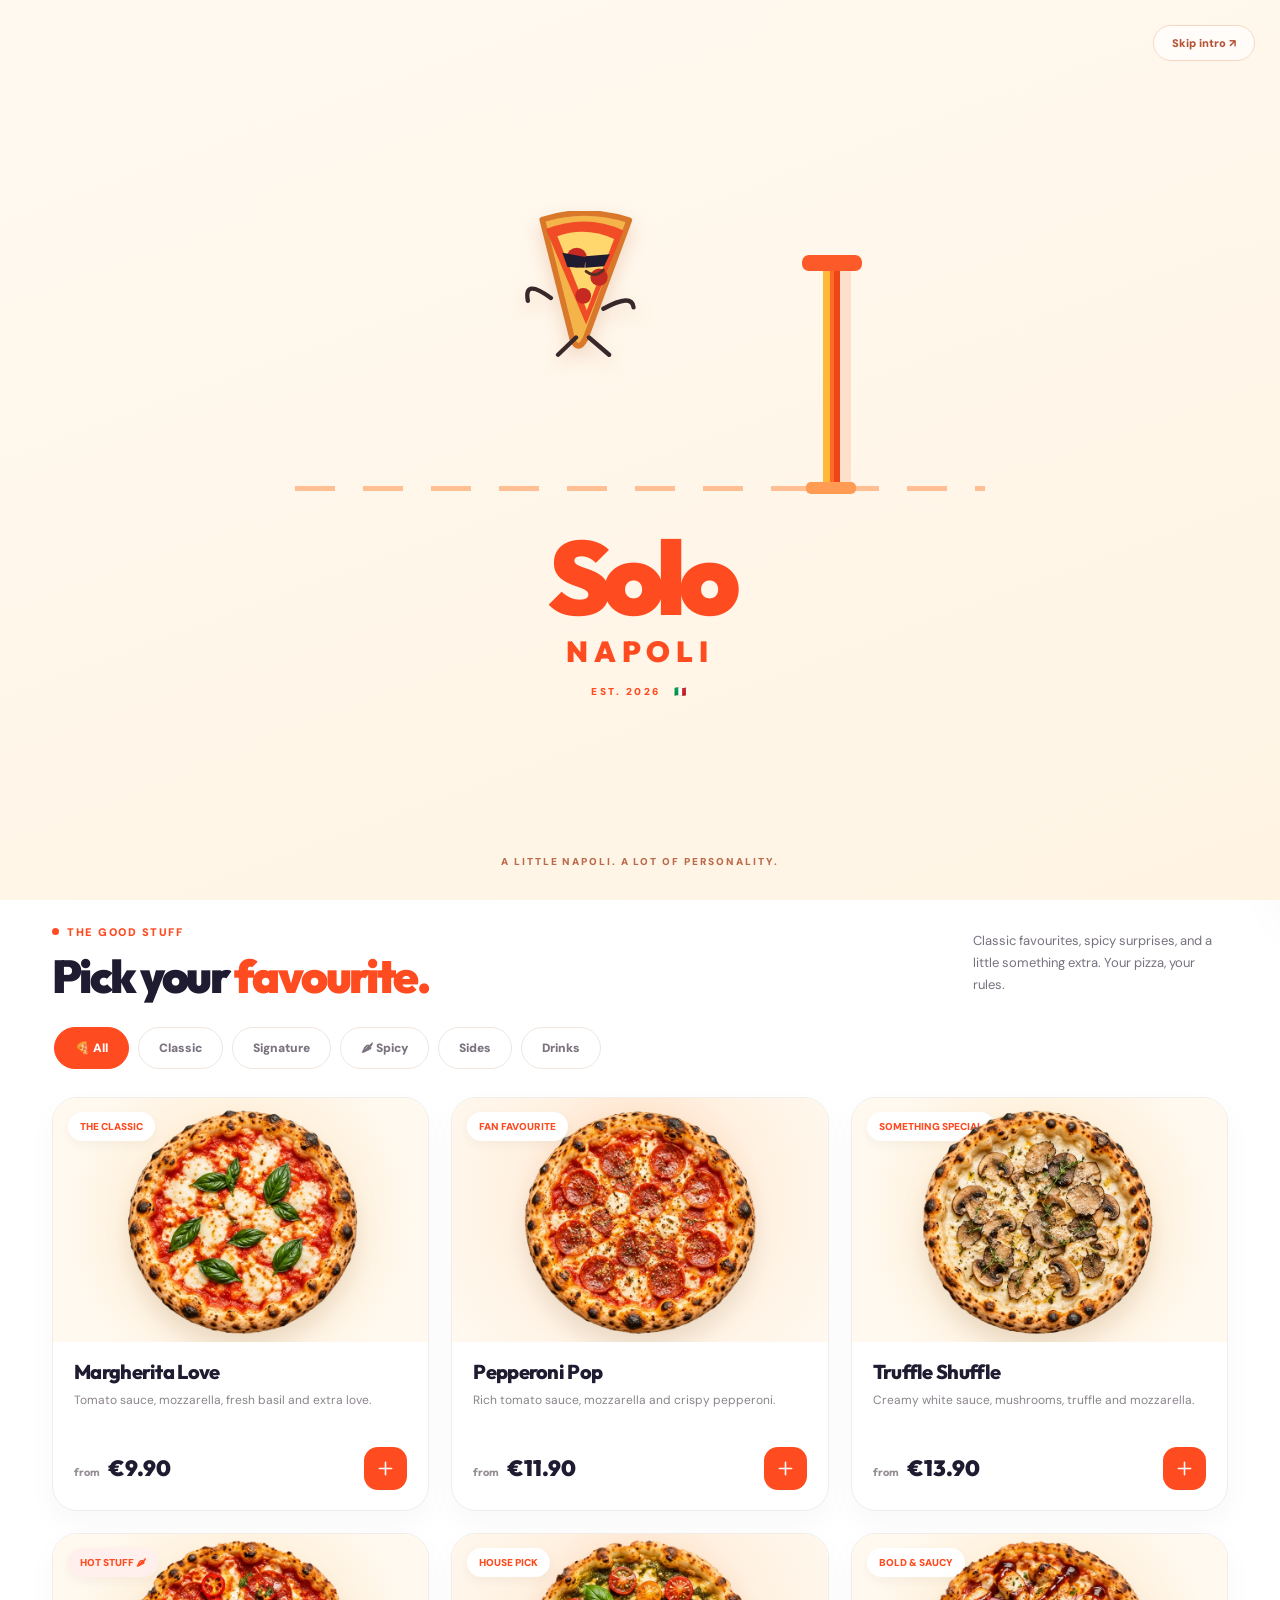
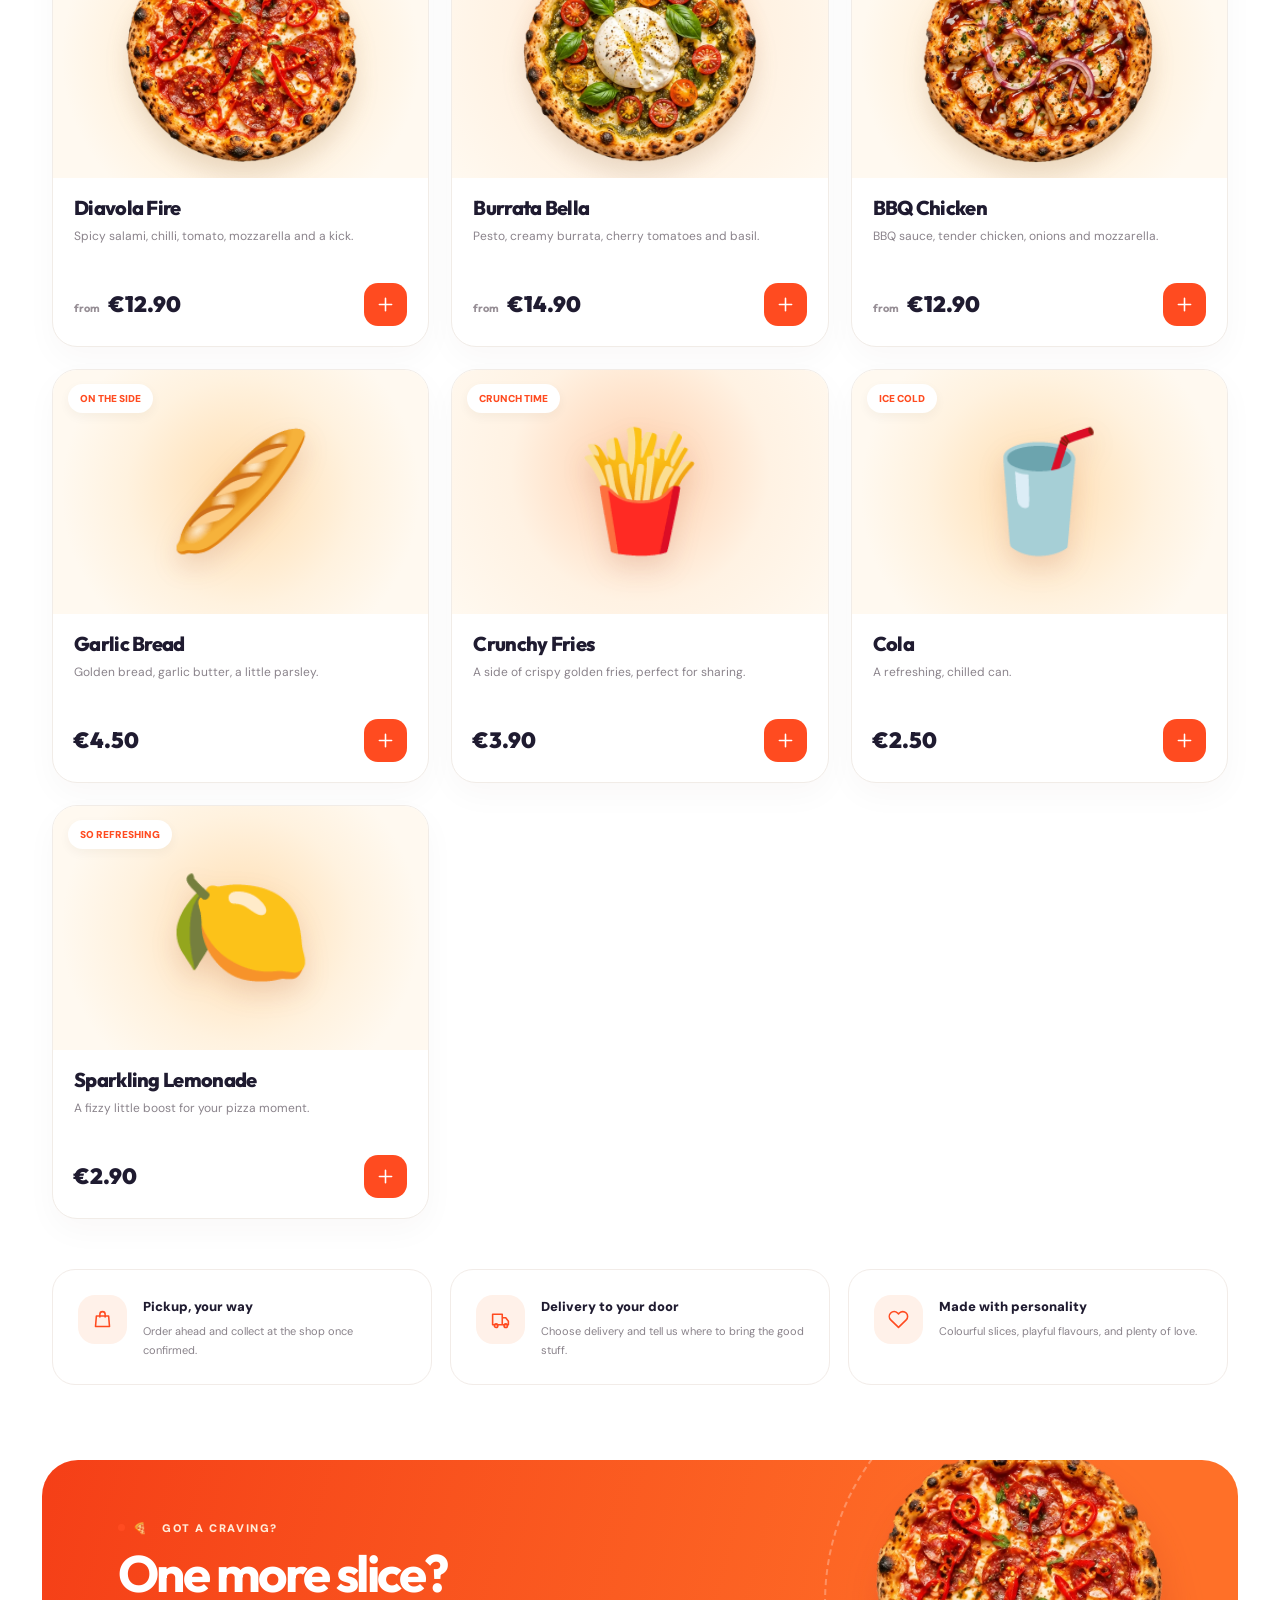
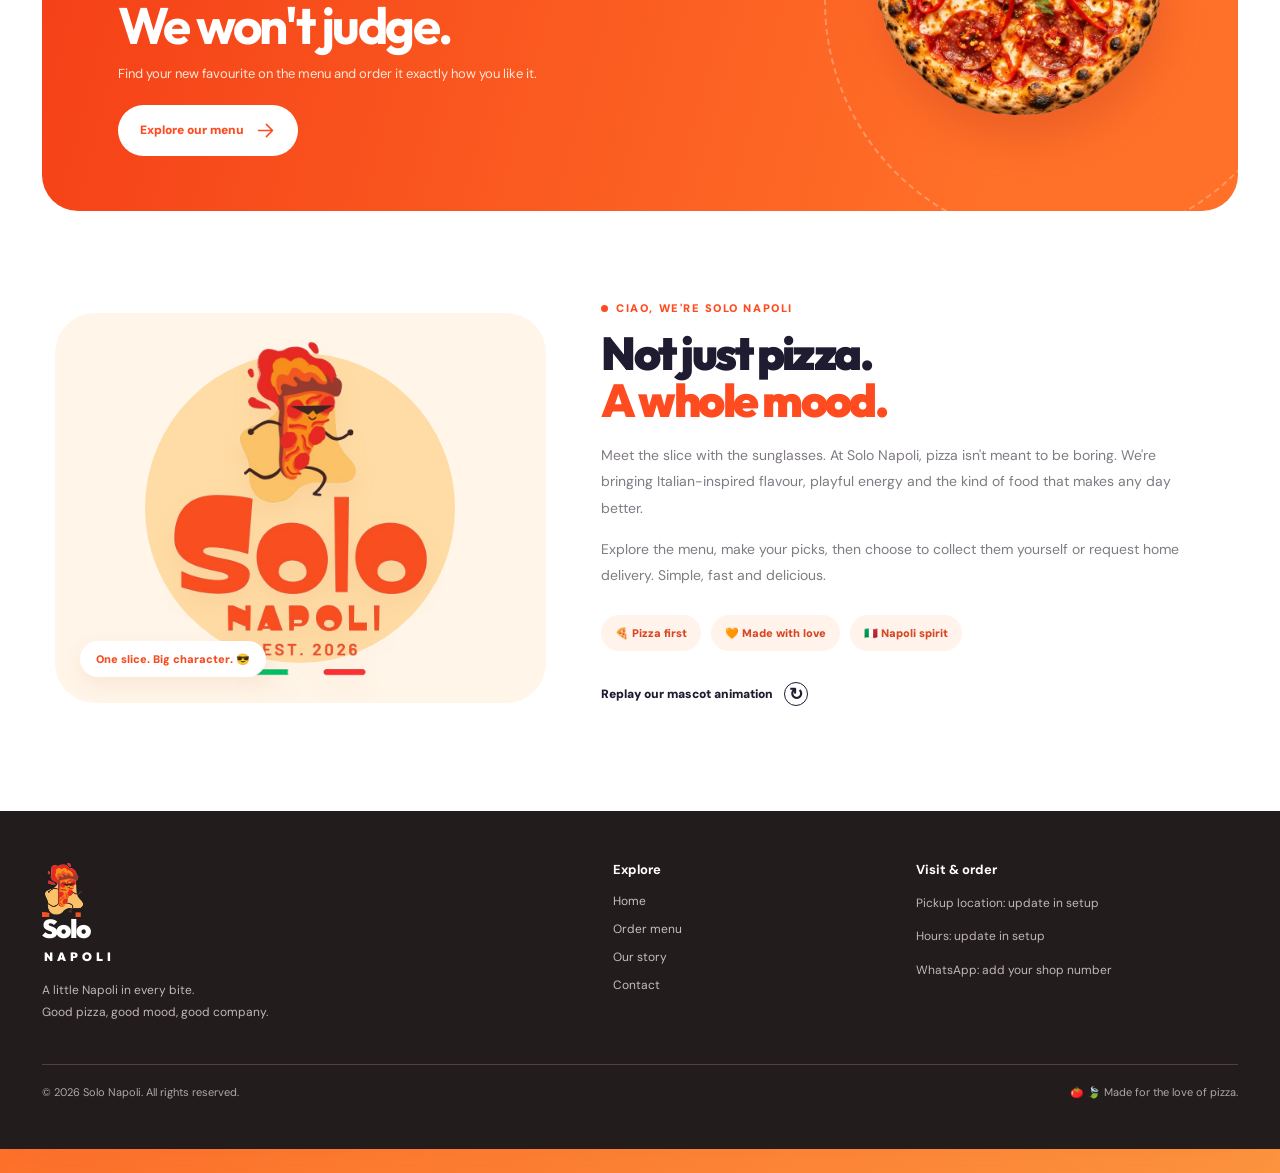
<file: index.html>
<!DOCTYPE html>
<html lang="en">
<head>
  <meta charset="UTF-8">
  <meta name="viewport" content="width=device-width,initial-scale=1,viewport-fit=cover">
  <meta name="theme-color" content="#ff4b20">
  <meta name="description" content="Solo Napoli — pizza with a personality. Browse our menu, customise your pizza, and order for pickup or delivery.">
  <title>Solo Napoli — A slice of happiness</title>
  <link rel="icon" type="image/png" href="assets/favicon.png">
  <link rel="preconnect" href="https://fonts.googleapis.com">
  <link rel="preconnect" href="https://fonts.gstatic.com" crossorigin>
  <link href="https://fonts.googleapis.com/css2?family=DM+Sans:wght@400;500;600;700;800&family=Outfit:wght@400;500;600;700;800;900&display=swap" rel="stylesheet">
  <!-- Website styles: keep style.css in the same folder as index.html -->
  <link rel="stylesheet" href="./style.css">
</head>
<body>
  <svg xmlns="http://www.w3.org/2000/svg" aria-hidden="true" style="position:absolute;width:0;height:0;overflow:hidden">
    <symbol id="i-bag" viewBox="0 0 24 24"><path d="M5 8h14l1 12H4L5 8Z"/><path d="M9 9V6a3 3 0 0 1 6 0v3"/></symbol>
    <symbol id="i-truck" viewBox="0 0 24 24"><path d="M3 6h11v12H3zM14 10h4l3 4v4h-7z"/><circle cx="7" cy="19" r="2"/><circle cx="18" cy="19" r="2"/></symbol>
    <symbol id="i-search" viewBox="0 0 24 24"><circle cx="10.5" cy="10.5" r="6.5"/><path d="m16 16 5 5"/></symbol>
    <symbol id="i-plus" viewBox="0 0 24 24"><path d="M12 5v14M5 12h14"/></symbol>
    <symbol id="i-close" viewBox="0 0 24 24"><path d="M5 5l14 14M19 5 5 19"/></symbol>
    <symbol id="i-home" viewBox="0 0 24 24"><path d="m3 10 9-7 9 7v11H3z"/><path d="M9 21v-7h6v7"/></symbol>
    <symbol id="i-menu" viewBox="0 0 24 24"><path d="M4 6h16M4 12h16M4 18h16"/></symbol>
    <symbol id="i-heart" viewBox="0 0 24 24"><path d="M20.8 4.6a5.5 5.5 0 0 0-7.8 0L12 5.7l-1.1-1.1a5.5 5.5 0 0 0-7.8 7.8L12 21l8.8-8.6a5.5 5.5 0 0 0 0-7.8Z"/></symbol>
    <symbol id="i-pin" viewBox="0 0 24 24"><path d="M20 10c0 6-8 12-8 12S4 16 4 10a8 8 0 1 1 16 0Z"/><circle cx="12" cy="10" r="2.5"/></symbol>
    <symbol id="i-clock" viewBox="0 0 24 24"><circle cx="12" cy="12" r="9"/><path d="M12 7v5l4 2"/></symbol>
    <symbol id="i-arrow" viewBox="0 0 24 24"><path d="M4 12h16m-7-7 7 7-7 7"/></symbol>
  </svg>

  <div class="intro" id="intro" role="presentation" aria-label="Solo Napoli animated introduction">
    <button class="skip" id="skipIntro" type="button">Skip intro ↗</button>
    <div class="intro-scene" aria-hidden="true">
      <div class="intro-road"></div><div class="intro-pole"></div>
      <img class="intro-wheel" src="assets/margherita.webp" alt="">
      <div class="impact"></div>
      <svg class="survivor" viewBox="0 0 160 205" xmlns="http://www.w3.org/2000/svg"><path d="M24 12Q83-7 145 13L84 178Q74 197 66 179Z" fill="#f5b44a" stroke="#d9782b" stroke-width="8" stroke-linejoin="round"/><path d="M29 25Q85 3 137 27L85 158Z" fill="#f04c25"/><path d="M45 35Q85 21 124 39L86 138Z" fill="#ffd76c"/><circle cx="72" cy="65" r="14" fill="#c52921"/><circle cx="103" cy="92" r="12" fill="#c52921"/><circle cx="81" cy="118" r="11" fill="#c52921"/><path d="M52 58l32 6-1 15-24-1zM84 63l34-3-8 17-26 2Z" fill="#1f1b30"/><path d="M84 64v7" stroke="#1f1b30" stroke-width="5"/><path d="M85 84q12 10 24-2" fill="none" stroke="#532e22" stroke-width="4" stroke-linecap="round"/><path d="M36 121Q-2 93 4 125M109 136q40-22 42-2M71 176 46 200M89 176l28 24" stroke="#39282a" stroke-width="6" stroke-linecap="round" fill="none"/></svg>
    </div>
    <div class="intro-name"><strong>Solo</strong><span>NAPOLI</span><small>EST. 2026 &nbsp; 🇮🇹</small></div>
    <div class="intro-footer">A little Napoli. A lot of personality.</div>
  </div>

  <div class="site" id="top">
    <div class="announcement">✦ &nbsp; MADE FOR PIZZA LOVERS &nbsp; ✦ &nbsp; PICKUP OR DELIVERY</div>
    <header class="header">
      <nav class="nav" aria-label="Main navigation">
        <a href="#top" class="brand" aria-label="Solo Napoli home"><img src="assets/mascot.png" alt="Solo Napoli mascot"><span class="brand-words"><strong>Solo</strong><small>NAPOLI</small></span></a>
        <div class="nav-links"><a class="current" href="#top">Home</a><a href="#menu">Our menu</a><a href="#about">Our story</a><a href="#contact">Contact</a></div>
        <label class="search-box"><svg class="icon"><use href="#i-search"/></svg><input id="desktopSearch" aria-label="Search the menu" type="search" placeholder="Search pizza..."></label>
        <button class="cart-trigger" id="openCart" type="button" aria-label="Open cart"><svg class="icon"><use href="#i-bag"/></svg><span>My bag</span><span class="cart-count" data-cart-count>0</span></button>
      </nav>
    </header>
    <main>
      <section class="hero" aria-labelledby="heroTitle">
        <div class="hero-copy"><span class="eyebrow">Neapolitan-inspired, made with love</span><h1 id="heroTitle">Everything is better with <span class="orange">PIZZA.</span></h1><p class="hero-desc">Big flavours. Happy slices. Good times. Get your Solo Napoli favourites ready for pickup or delivered straight to your door.</p><div class="hero-actions"><a href="#menu" class="btn btn-primary">ORDER YOUR PIZZA <svg class="icon"><use href="#i-arrow"/></svg></a><a href="#about" class="btn btn-link">Meet Solo Napoli <span class="round-arrow">›</span></a></div></div>
        <div class="hero-side" aria-hidden="true"><div class="hero-blob"></div><span class="sprinkle one">✳</span><span class="sprinkle two">✧</span><img class="hero-pizza" src="assets/margherita.webp" alt=""><div class="float-card hero-badge"><img id="heroBadgeImg" src="assets/pepperoni.webp" alt=""><div><strong id="heroBadgeName">Pepperoni Pop</strong><span id="heroBadgePrice">From €11.90 ✦</span></div></div><div class="hero-selector" id="heroSelector" role="group" aria-label="Featured pizza chooser"></div><div class="float-label"><span class="bubble">🍕</span><div><b>Made to make you smile</b><br><small>Fresh pizza, fun attitude.</small></div></div></div>
      </section>
      <div class="order-choice"><div class="choice-intro"><span class="circle"><svg class="icon"><use href="#i-bag"/></svg></span><div><strong>How would you like your pizza?</strong><small>Choose your way to enjoy Solo Napoli</small></div></div><div class="switch" role="group" aria-label="Order type"><button type="button" data-mode="pickup" class="active"><svg class="icon"><use href="#i-bag"/></svg> Self pickup</button><button type="button" data-mode="delivery"><svg class="icon"><use href="#i-truck"/></svg> Home delivery</button></div></div>
      <label class="mobile-search"><svg class="icon"><use href="#i-search"/></svg><input type="search" id="mobileSearch" placeholder="What are you craving?" aria-label="Search pizza"></label>
      <section class="content" id="menu" aria-labelledby="menuTitle"><div class="section-top reveal"><div><span class="eyebrow">The good stuff</span><h2 id="menuTitle">Pick your <span style="color:var(--orange)">favourite.</span></h2></div><p>Classic favourites, spicy surprises, and a little something extra. Your pizza, your rules.</p></div><div id="filters" class="filters" aria-label="Menu category filters"></div><div id="menuGrid" class="menu-grid" aria-live="polite"></div><div id="emptyResults" class="empty-results" hidden>No matches yet. Try another pizza or category. 🍕</div></section>
      <div class="features"><div class="feature reveal"><div class="feature-icon"><svg class="icon"><use href="#i-bag"/></svg></div><div><strong>Pickup, your way</strong><p>Order ahead and collect at the shop once confirmed.</p></div></div><div class="feature reveal"><div class="feature-icon"><svg class="icon"><use href="#i-truck"/></svg></div><div><strong>Delivery to your door</strong><p>Choose delivery and tell us where to bring the good stuff.</p></div></div><div class="feature reveal"><div class="feature-icon"><svg class="icon"><use href="#i-heart"/></svg></div><div><strong>Made with personality</strong><p>Colourful slices, playful flavours, and plenty of love.</p></div></div></div>
      <section class="promo reveal"><div style="position:relative;z-index:1"><span class="eyebrow" style="color:#ffebd8">🍕 &nbsp; GOT A CRAVING?</span><h2>One more slice?<br>We won't judge.</h2><p>Find your new favourite on the menu and order it exactly how you like it.</p><a class="btn" href="#menu">Explore our menu <svg class="icon"><use href="#i-arrow"/></svg></a></div><img src="assets/diavola.webp" alt="Spicy Solo Napoli pizza" loading="lazy"></section>
      <section class="story" id="about"><div class="story-visual reveal"><img src="assets/solo-napoli-logo.png" alt="Official Solo Napoli mascot and logo" loading="lazy"><span class="tiny">One slice. Big character. 😎</span></div><div class="story-copy reveal"><span class="eyebrow">Ciao, we're Solo Napoli</span><h2>Not just pizza.<br><span style="color:var(--orange)">A whole mood.</span></h2><p>Meet the slice with the sunglasses. At Solo Napoli, pizza isn't meant to be boring. We're bringing Italian-inspired flavour, playful energy and the kind of food that makes any day better.</p><p>Explore the menu, make your picks, then choose to collect them yourself or request home delivery. Simple, fast and delicious.</p><div class="story-pills"><span>🍕 Pizza first</span><span>🧡 Made with love</span><span>🇮🇹 Napoli spirit</span></div><button id="replayIntro" class="btn btn-link" type="button" style="padding-left:0;margin-top:16px">Replay our mascot animation <span class="round-arrow">↻</span></button></div></section>
    </main>
    <footer class="footer" id="contact"><div class="footer-grid"><div><a href="#top" class="brand" style="width:max-content"><img src="assets/mascot.png" alt=""><span class="brand-words"><strong>Solo</strong><small>NAPOLI</small></span></a><p>A little Napoli in every bite.<br>Good pizza, good mood, good company.</p></div><div><h3>Explore</h3><a href="#top">Home</a><a href="#menu">Order menu</a><a href="#about">Our story</a><a href="#contact">Contact</a></div><div><h3>Visit &amp; order</h3><p id="shopAddress">Pickup location: update in setup</p><p id="shopHours">Hours: update in setup</p><p id="shopContact">WhatsApp: add your shop number</p></div></div><div class="footer-bottom"><span>© <span id="year">2026</span> Solo Napoli. All rights reserved.</span><span>🍅 🍃 Made for the love of pizza.</span></div></footer>
  </div>

  <nav class="mobile-dock" aria-label="Mobile quick navigation"><a href="#top" class="selected"><svg class="icon"><use href="#i-home"/></svg>Home</a><a href="#menu"><svg class="icon"><use href="#i-menu"/></svg>Menu</a><button type="button" id="mobileOrder"><svg class="icon"><use href="#i-bag"/></svg>My bag <span class="sr-only" data-cart-count>0</span></button><a href="#contact"><svg class="icon"><use href="#i-pin"/></svg>Visit</a></nav>
  <div class="shade" id="shade" aria-hidden="true"></div>
  <aside class="drawer" id="cartDrawer" role="dialog" aria-modal="true" aria-label="Shopping bag" aria-hidden="true"><div class="drawer-head"><h2>My pizza bag <span>🍕</span></h2><button type="button" class="close" data-close aria-label="Close bag"><svg class="icon"><use href="#i-close"/></svg></button></div><div class="drawer-scroll"><div class="drawer-choice"><button type="button" data-mode="pickup" class="active"><svg class="icon"><use href="#i-bag"/></svg> Self pickup</button><button type="button" data-mode="delivery"><svg class="icon"><use href="#i-truck"/></svg> Delivery</button></div><div id="cartItems"></div><div id="checkoutDetails" hidden><h3 class="form-heading">Your details</h3><form id="orderForm" class="order-form" autocomplete="on"><div class="field"><label for="customerName">Name *</label><input id="customerName" name="name" autocomplete="name" required placeholder="Your name"></div><div class="field"><label for="customerPhone">Phone number *</label><input id="customerPhone" name="phone" autocomplete="tel" type="tel" required placeholder="+371 ..."></div><div id="deliveryFields" hidden><div class="field"><label for="deliveryAddress">Delivery address *</label><textarea id="deliveryAddress" name="address" placeholder="Street, number, apartment, city, postcode"></textarea><p class="hint" id="deliveryZoneHint">Delivery eligibility is confirmed by the shop.</p></div></div><div class="field"><label for="orderTime">When would you like it?</label><select id="orderTime" style="width:100%;border:1px solid #e8e3df;border-radius:13px;padding:12px 13px;background:#fff;color:var(--ink)"><option value="As soon as available">As soon as available</option><option value="Scheduled">Choose a time</option></select></div><div class="field" id="scheduledField" hidden><label for="scheduledAt">Requested date &amp; time *</label><input id="scheduledAt" type="datetime-local"></div><div class="field"><label for="orderNote">Special instructions (optional)</label><textarea id="orderNote" placeholder="Anything we should know?"></textarea></div></form><div class="totals"><div class="total-line"><span>Subtotal</span><span id="subtotal">€0.00</span></div><div class="total-line"><span>Delivery</span><span id="deliveryFee">Free</span></div><div class="total-line final"><span>Total</span><strong id="total">€0.00</strong></div><p id="deliveryInfo" style="font-size:10px;color:var(--muted);line-height:1.6"></p></div></div></div><div class="drawer-foot" id="cartFooter"><button type="button" class="btn btn-primary" id="checkoutBtn" disabled>Your bag is empty</button><button type="button" id="copyOrder" class="copy-btn" hidden>Copy order details instead</button><p class="hint" id="checkoutHint">Add something tasty to get started.</p></div></aside>
  <section class="modal" id="productModal" role="dialog" aria-modal="true" aria-label="Customise your item" aria-hidden="true"><div id="modalContent"></div></section>
  <div class="toast" id="toast" role="status" aria-live="polite"></div>
  <!-- Website functions: keep script.js in the same folder as index.html -->
  <script src="./script.js" defer></script>
</body>
</html>
</file>
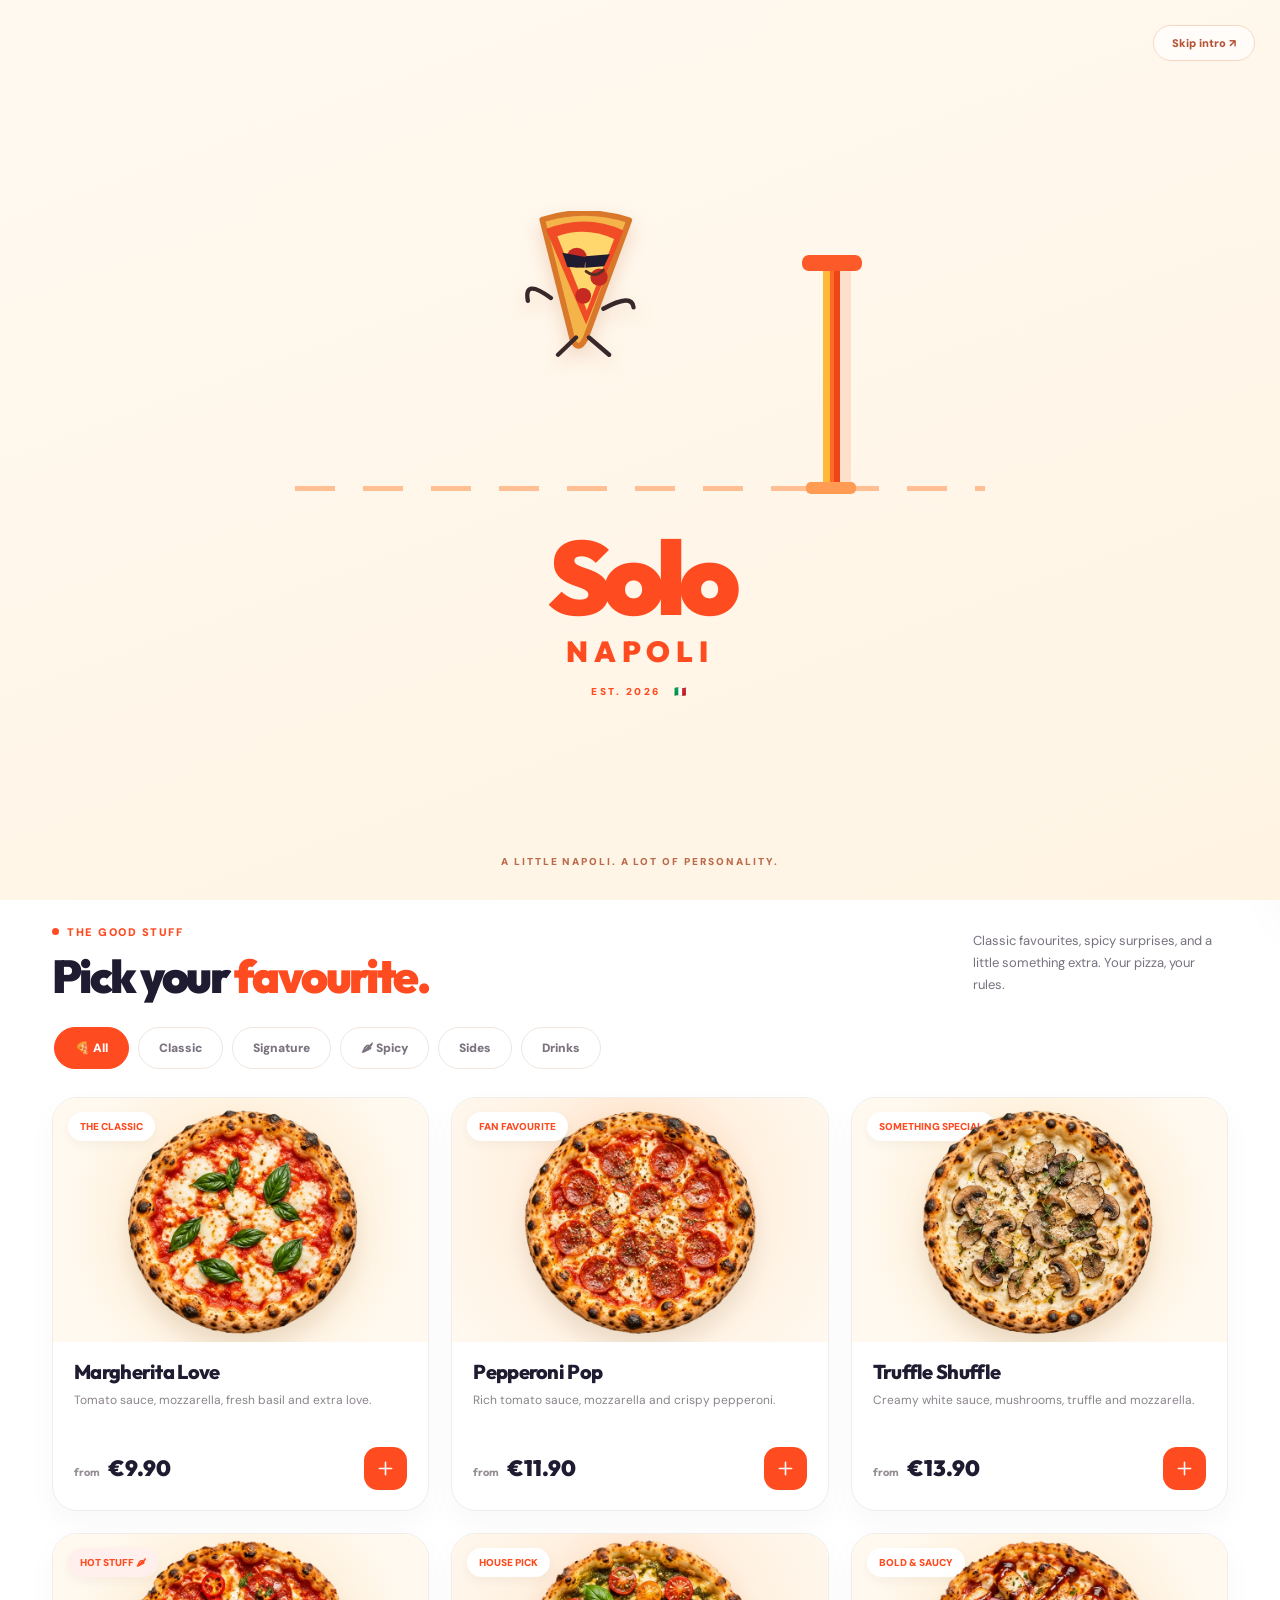
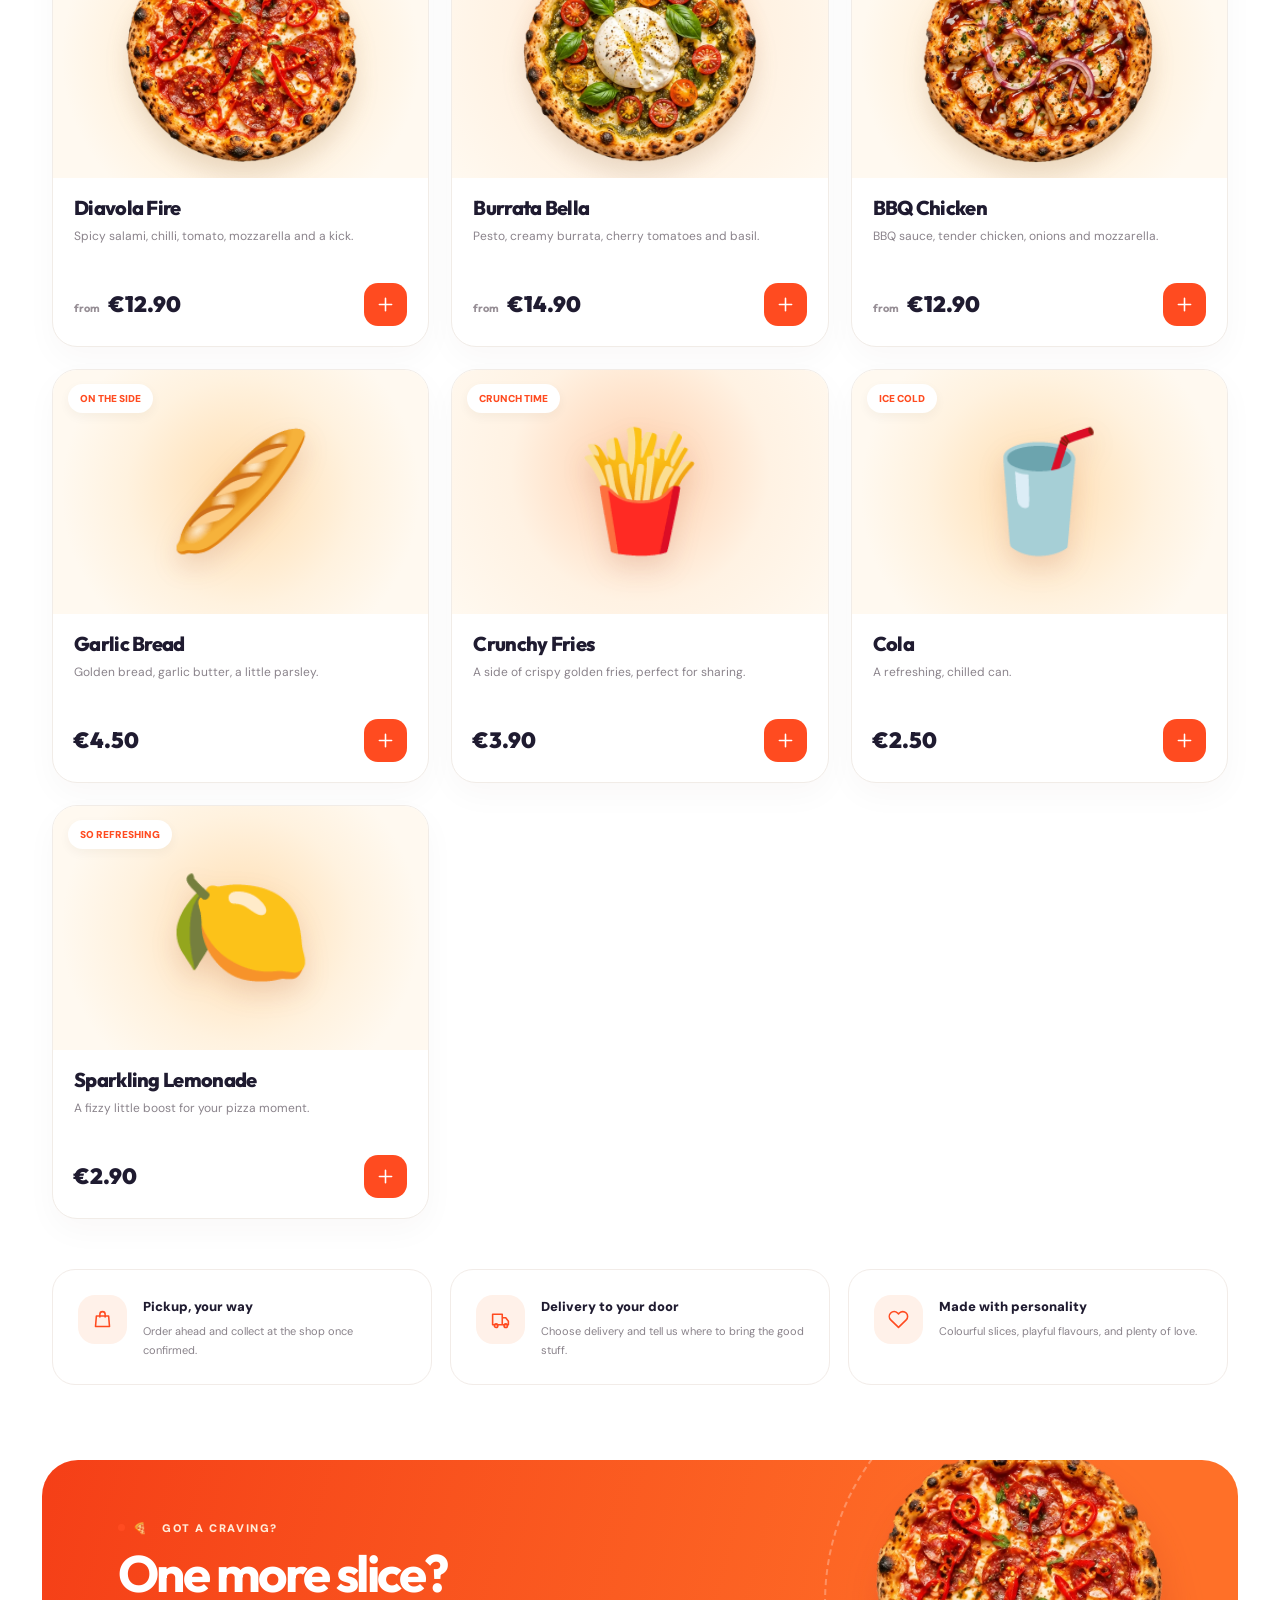
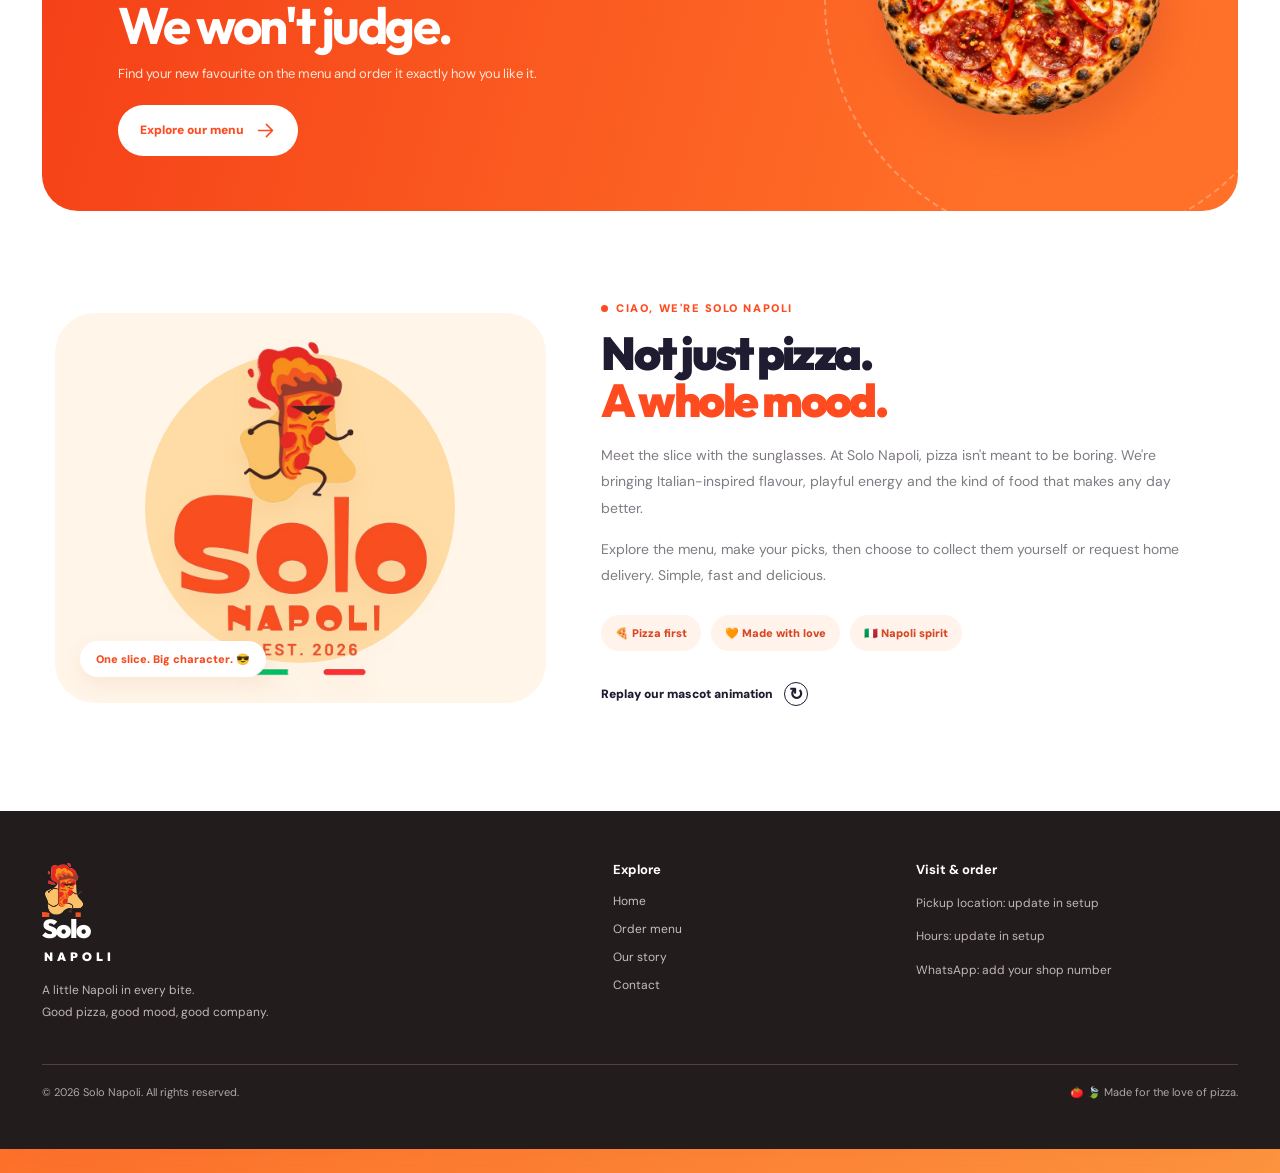
<file: index (20).html>
<!DOCTYPE html>
<html lang="en">
<head>
  <meta charset="UTF-8">
  <meta name="viewport" content="width=device-width,initial-scale=1,viewport-fit=cover">
  <meta name="theme-color" content="#ff4b20">
  <meta name="description" content="Solo Napoli — pizza with a personality. Browse our menu, customise your pizza, and order for pickup or delivery.">
  <title>Solo Napoli — A slice of happiness</title>
  <link rel="icon" type="image/png" href="assets/favicon.png">
  <link rel="preconnect" href="https://fonts.googleapis.com">
  <link rel="preconnect" href="https://fonts.gstatic.com" crossorigin>
  <link href="https://fonts.googleapis.com/css2?family=DM+Sans:wght@400;500;600;700;800&family=Outfit:wght@400;500;600;700;800;900&display=swap" rel="stylesheet">
  <link rel="stylesheet" href="style.css">
</head>
<body>
  <svg xmlns="http://www.w3.org/2000/svg" aria-hidden="true" style="position:absolute;width:0;height:0;overflow:hidden">
    <symbol id="i-bag" viewBox="0 0 24 24"><path d="M5 8h14l1 12H4L5 8Z"/><path d="M9 9V6a3 3 0 0 1 6 0v3"/></symbol>
    <symbol id="i-truck" viewBox="0 0 24 24"><path d="M3 6h11v12H3zM14 10h4l3 4v4h-7z"/><circle cx="7" cy="19" r="2"/><circle cx="18" cy="19" r="2"/></symbol>
    <symbol id="i-search" viewBox="0 0 24 24"><circle cx="10.5" cy="10.5" r="6.5"/><path d="m16 16 5 5"/></symbol>
    <symbol id="i-plus" viewBox="0 0 24 24"><path d="M12 5v14M5 12h14"/></symbol>
    <symbol id="i-close" viewBox="0 0 24 24"><path d="M5 5l14 14M19 5 5 19"/></symbol>
    <symbol id="i-home" viewBox="0 0 24 24"><path d="m3 10 9-7 9 7v11H3z"/><path d="M9 21v-7h6v7"/></symbol>
    <symbol id="i-menu" viewBox="0 0 24 24"><path d="M4 6h16M4 12h16M4 18h16"/></symbol>
    <symbol id="i-heart" viewBox="0 0 24 24"><path d="M20.8 4.6a5.5 5.5 0 0 0-7.8 0L12 5.7l-1.1-1.1a5.5 5.5 0 0 0-7.8 7.8L12 21l8.8-8.6a5.5 5.5 0 0 0 0-7.8Z"/></symbol>
    <symbol id="i-pin" viewBox="0 0 24 24"><path d="M20 10c0 6-8 12-8 12S4 16 4 10a8 8 0 1 1 16 0Z"/><circle cx="12" cy="10" r="2.5"/></symbol>
    <symbol id="i-clock" viewBox="0 0 24 24"><circle cx="12" cy="12" r="9"/><path d="M12 7v5l4 2"/></symbol>
    <symbol id="i-arrow" viewBox="0 0 24 24"><path d="M4 12h16m-7-7 7 7-7 7"/></symbol>
  </svg>

  <div class="intro" id="intro" role="presentation" aria-label="Solo Napoli animated introduction">
    <button class="skip" id="skipIntro" type="button">Skip intro ↗</button>
    <div class="intro-scene" aria-hidden="true">
      <div class="intro-road"></div><div class="intro-pole"></div>
      <img class="intro-wheel" src="assets/margherita.webp" alt="">
      <div class="impact"></div>
      <svg class="survivor" viewBox="0 0 160 205" xmlns="http://www.w3.org/2000/svg"><path d="M24 12Q83-7 145 13L84 178Q74 197 66 179Z" fill="#f5b44a" stroke="#d9782b" stroke-width="8" stroke-linejoin="round"/><path d="M29 25Q85 3 137 27L85 158Z" fill="#f04c25"/><path d="M45 35Q85 21 124 39L86 138Z" fill="#ffd76c"/><circle cx="72" cy="65" r="14" fill="#c52921"/><circle cx="103" cy="92" r="12" fill="#c52921"/><circle cx="81" cy="118" r="11" fill="#c52921"/><path d="M52 58l32 6-1 15-24-1zM84 63l34-3-8 17-26 2Z" fill="#1f1b30"/><path d="M84 64v7" stroke="#1f1b30" stroke-width="5"/><path d="M85 84q12 10 24-2" fill="none" stroke="#532e22" stroke-width="4" stroke-linecap="round"/><path d="M36 121Q-2 93 4 125M109 136q40-22 42-2M71 176 46 200M89 176l28 24" stroke="#39282a" stroke-width="6" stroke-linecap="round" fill="none"/></svg>
    </div>
    <div class="intro-name"><strong>Solo</strong><span>NAPOLI</span><small>EST. 2026 &nbsp; 🇮🇹</small></div>
    <div class="intro-footer">A little Napoli. A lot of personality.</div>
  </div>

  <div class="site" id="top">
    <div class="announcement">✦ &nbsp; MADE FOR PIZZA LOVERS &nbsp; ✦ &nbsp; PICKUP OR DELIVERY</div>
    <header class="header">
      <nav class="nav" aria-label="Main navigation">
        <a href="#top" class="brand" aria-label="Solo Napoli home"><img src="assets/mascot.png" alt="Solo Napoli mascot"><span class="brand-words"><strong>Solo</strong><small>NAPOLI</small></span></a>
        <div class="nav-links"><a class="current" href="#top">Home</a><a href="#menu">Our menu</a><a href="#about">Our story</a><a href="#contact">Contact</a></div>
        <label class="search-box"><svg class="icon"><use href="#i-search"/></svg><input id="desktopSearch" aria-label="Search the menu" type="search" placeholder="Search pizza..."></label>
        <button class="cart-trigger" id="openCart" type="button" aria-label="Open cart"><svg class="icon"><use href="#i-bag"/></svg><span>My bag</span><span class="cart-count" data-cart-count>0</span></button>
      </nav>
    </header>
    <main>
      <section class="hero" aria-labelledby="heroTitle">
        <div class="hero-copy"><span class="eyebrow">Neapolitan-inspired, made with love</span><h1 id="heroTitle">Everything is better with <span class="orange">PIZZA.</span></h1><p class="hero-desc">Big flavours. Happy slices. Good times. Get your Solo Napoli favourites ready for pickup or delivered straight to your door.</p><div class="hero-actions"><a href="#menu" class="btn btn-primary">ORDER YOUR PIZZA <svg class="icon"><use href="#i-arrow"/></svg></a><a href="#about" class="btn btn-link">Meet Solo Napoli <span class="round-arrow">›</span></a></div></div>
        <div class="hero-side" aria-hidden="true"><div class="hero-blob"></div><span class="sprinkle one">✳</span><span class="sprinkle two">✧</span><img class="hero-pizza" src="assets/margherita.webp" alt=""><div class="float-card hero-badge"><img id="heroBadgeImg" src="assets/pepperoni.webp" alt=""><div><strong id="heroBadgeName">Pepperoni Pop</strong><span id="heroBadgePrice">From €11.90 ✦</span></div></div><div class="hero-selector" id="heroSelector" role="group" aria-label="Featured pizza chooser"></div><div class="float-label"><span class="bubble">🍕</span><div><b>Made to make you smile</b><br><small>Fresh pizza, fun attitude.</small></div></div></div>
      </section>
      <div class="order-choice"><div class="choice-intro"><span class="circle"><svg class="icon"><use href="#i-bag"/></svg></span><div><strong>How would you like your pizza?</strong><small>Choose your way to enjoy Solo Napoli</small></div></div><div class="switch" role="group" aria-label="Order type"><button type="button" data-mode="pickup" class="active"><svg class="icon"><use href="#i-bag"/></svg> Self pickup</button><button type="button" data-mode="delivery"><svg class="icon"><use href="#i-truck"/></svg> Home delivery</button></div></div>
      <label class="mobile-search"><svg class="icon"><use href="#i-search"/></svg><input type="search" id="mobileSearch" placeholder="What are you craving?" aria-label="Search pizza"></label>
      <section class="content" id="menu" aria-labelledby="menuTitle"><div class="section-top reveal"><div><span class="eyebrow">The good stuff</span><h2 id="menuTitle">Pick your <span style="color:var(--orange)">favourite.</span></h2></div><p>Classic favourites, spicy surprises, and a little something extra. Your pizza, your rules.</p></div><div id="filters" class="filters" aria-label="Menu category filters"></div><div id="menuGrid" class="menu-grid" aria-live="polite"></div><div id="emptyResults" class="empty-results" hidden>No matches yet. Try another pizza or category. 🍕</div></section>
      <div class="features"><div class="feature reveal"><div class="feature-icon"><svg class="icon"><use href="#i-bag"/></svg></div><div><strong>Pickup, your way</strong><p>Order ahead and collect at the shop once confirmed.</p></div></div><div class="feature reveal"><div class="feature-icon"><svg class="icon"><use href="#i-truck"/></svg></div><div><strong>Delivery to your door</strong><p>Choose delivery and tell us where to bring the good stuff.</p></div></div><div class="feature reveal"><div class="feature-icon"><svg class="icon"><use href="#i-heart"/></svg></div><div><strong>Made with personality</strong><p>Colourful slices, playful flavours, and plenty of love.</p></div></div></div>
      <section class="promo reveal"><div style="position:relative;z-index:1"><span class="eyebrow" style="color:#ffebd8">🍕 &nbsp; GOT A CRAVING?</span><h2>One more slice?<br>We won't judge.</h2><p>Find your new favourite on the menu and order it exactly how you like it.</p><a class="btn" href="#menu">Explore our menu <svg class="icon"><use href="#i-arrow"/></svg></a></div><img src="assets/diavola.webp" alt="Spicy Solo Napoli pizza" loading="lazy"></section>
      <section class="story" id="about"><div class="story-visual reveal"><img src="assets/solo-napoli-logo.png" alt="Official Solo Napoli mascot and logo" loading="lazy"><span class="tiny">One slice. Big character. 😎</span></div><div class="story-copy reveal"><span class="eyebrow">Ciao, we're Solo Napoli</span><h2>Not just pizza.<br><span style="color:var(--orange)">A whole mood.</span></h2><p>Meet the slice with the sunglasses. At Solo Napoli, pizza isn't meant to be boring. We're bringing Italian-inspired flavour, playful energy and the kind of food that makes any day better.</p><p>Explore the menu, make your picks, then choose to collect them yourself or request home delivery. Simple, fast and delicious.</p><div class="story-pills"><span>🍕 Pizza first</span><span>🧡 Made with love</span><span>🇮🇹 Napoli spirit</span></div><button id="replayIntro" class="btn btn-link" type="button" style="padding-left:0;margin-top:16px">Replay our mascot animation <span class="round-arrow">↻</span></button></div></section>
    </main>
    <footer class="footer" id="contact"><div class="footer-grid"><div><a href="#top" class="brand" style="width:max-content"><img src="assets/mascot.png" alt=""><span class="brand-words"><strong>Solo</strong><small>NAPOLI</small></span></a><p>A little Napoli in every bite.<br>Good pizza, good mood, good company.</p></div><div><h3>Explore</h3><a href="#top">Home</a><a href="#menu">Order menu</a><a href="#about">Our story</a><a href="#contact">Contact</a></div><div><h3>Visit &amp; order</h3><p id="shopAddress">Pickup location: update in setup</p><p id="shopHours">Hours: update in setup</p><p id="shopContact">WhatsApp: add your shop number</p></div></div><div class="footer-bottom"><span>© <span id="year">2026</span> Solo Napoli. All rights reserved.</span><span>🍅 🍃 Made for the love of pizza.</span></div></footer>
  </div>

  <nav class="mobile-dock" aria-label="Mobile quick navigation"><a href="#top" class="selected"><svg class="icon"><use href="#i-home"/></svg>Home</a><a href="#menu"><svg class="icon"><use href="#i-menu"/></svg>Menu</a><button type="button" id="mobileOrder"><svg class="icon"><use href="#i-bag"/></svg>My bag <span class="sr-only" data-cart-count>0</span></button><a href="#contact"><svg class="icon"><use href="#i-pin"/></svg>Visit</a></nav>
  <div class="shade" id="shade" aria-hidden="true"></div>
  <aside class="drawer" id="cartDrawer" role="dialog" aria-modal="true" aria-label="Shopping bag" aria-hidden="true"><div class="drawer-head"><h2>My pizza bag <span>🍕</span></h2><button type="button" class="close" data-close aria-label="Close bag"><svg class="icon"><use href="#i-close"/></svg></button></div><div class="drawer-scroll"><div class="drawer-choice"><button type="button" data-mode="pickup" class="active"><svg class="icon"><use href="#i-bag"/></svg> Self pickup</button><button type="button" data-mode="delivery"><svg class="icon"><use href="#i-truck"/></svg> Delivery</button></div><div id="cartItems"></div><div id="checkoutDetails" hidden><h3 class="form-heading">Your details</h3><form id="orderForm" class="order-form" autocomplete="on"><div class="field"><label for="customerName">Name *</label><input id="customerName" name="name" autocomplete="name" required placeholder="Your name"></div><div class="field"><label for="customerPhone">Phone number *</label><input id="customerPhone" name="phone" autocomplete="tel" type="tel" required placeholder="+371 ..."></div><div id="deliveryFields" hidden><div class="field"><label for="deliveryAddress">Delivery address *</label><textarea id="deliveryAddress" name="address" placeholder="Street, number, apartment, city, postcode"></textarea><p class="hint" id="deliveryZoneHint">Delivery eligibility is confirmed by the shop.</p></div></div><div class="field"><label for="orderTime">When would you like it?</label><select id="orderTime" style="width:100%;border:1px solid #e8e3df;border-radius:13px;padding:12px 13px;background:#fff;color:var(--ink)"><option value="As soon as available">As soon as available</option><option value="Scheduled">Choose a time</option></select></div><div class="field" id="scheduledField" hidden><label for="scheduledAt">Requested date &amp; time *</label><input id="scheduledAt" type="datetime-local"></div><div class="field"><label for="orderNote">Special instructions (optional)</label><textarea id="orderNote" placeholder="Anything we should know?"></textarea></div></form><div class="totals"><div class="total-line"><span>Subtotal</span><span id="subtotal">€0.00</span></div><div class="total-line"><span>Delivery</span><span id="deliveryFee">Free</span></div><div class="total-line final"><span>Total</span><strong id="total">€0.00</strong></div><p id="deliveryInfo" style="font-size:10px;color:var(--muted);line-height:1.6"></p></div></div></div><div class="drawer-foot" id="cartFooter"><button type="button" class="btn btn-primary" id="checkoutBtn" disabled>Your bag is empty</button><button type="button" id="copyOrder" class="copy-btn" hidden>Copy order details instead</button><p class="hint" id="checkoutHint">Add something tasty to get started.</p></div></aside>
  <section class="modal" id="productModal" role="dialog" aria-modal="true" aria-label="Customise your item" aria-hidden="true"><div id="modalContent"></div></section>
  <div class="toast" id="toast" role="status" aria-live="polite"></div>
  <script src="script.js" defer></script>
</body>
</html>
</file>
<file: style.css>
:root { --orange:#ff4b20;--red:#f73912;--peach:#fff0e8;--cream:#fff9f2;--ink:#1f1b30;--muted:#77717f;--line:#f1ece9;--white:#fff;--green:#547329;--radius:24px;--shadow:0 22px 70px rgba(66,26,3,.075); }
    * { box-sizing:border-box; }
    html { scroll-behavior:smooth;scroll-padding-top:105px; }
    body { margin:0;color:var(--ink);font-family:'DM Sans',sans-serif;background:radial-gradient(circle at 0% 0%,#ffce3d 0%,transparent 36%),linear-gradient(120deg,#ffac21,#ff6727 55%,#ff963f); }
    body.no-scroll { overflow:hidden; }
    button,input,textarea { font:inherit; }
    button { cursor:pointer; }
    button:disabled { cursor:not-allowed;opacity:.52; }
    a { color:inherit;text-decoration:none; }
    img { display:block;max-width:100%; }
    [hidden] { display:none !important; }
    :focus-visible { outline:3px solid #ffa51e;outline-offset:3px; }
    .icon { width:21px;height:21px;display:inline-block;flex-shrink:0;fill:none;stroke:currentColor;stroke-width:1.8;stroke-linecap:round;stroke-linejoin:round; }
    .sr-only { position:absolute;width:1px;height:1px;overflow:hidden;clip:rect(0,0,0,0);white-space:nowrap; }
    .site { max-width:1460px;min-height:100vh;margin:24px auto;background:#fff;position:relative;border-radius:32px 32px 0 0;overflow:clip;box-shadow:0 15px 65px #a42e0615; }
    .announcement { background:var(--orange);color:#fff;text-align:center;padding:9px 16px;font-weight:800;letter-spacing:.09em;font-size:10px;text-transform:uppercase; }
    .header { position:sticky;top:0;z-index:70;background:rgba(255,255,255,.94);border-bottom:1px solid rgba(240,232,229,.8);backdrop-filter:blur(18px); }
    .nav { max-width:1270px;margin:auto;min-height:91px;display:flex;align-items:center;gap:30px;padding:8px 42px; }
    .brand { display:flex;align-items:center;gap:9px;min-width:168px;line-height:.91; }
    .brand img { width:47px;height:56px;object-fit:contain; }
    .brand-words strong { display:block;font-family:Outfit,sans-serif;font-weight:900;font-size:26px;letter-spacing:-1.6px;color:var(--orange); }
    .brand-words small { font-family:Outfit,sans-serif;display:block;letter-spacing:.33em;margin-left:2px;font-size:10px;font-weight:900;color:var(--orange);margin-top:6px; }
    .nav-links { display:flex;align-items:center;gap:31px;margin:auto; }
    .nav-links a { font-size:13px;font-weight:800;color:#58525f;transition:color .2s; }
    .nav-links a:hover,.nav-links a.current { color:var(--orange); }
    .search-box { border:1px solid #f4ece7;background:#faf9f7;border-radius:99px;display:flex;align-items:center;gap:8px;height:43px;padding:0 14px;color:var(--orange);width:183px;box-shadow:0 7px 25px #2e1f1707; }
    .search-box input { border:0;min-width:0;width:100%;background:transparent;outline:none;color:var(--ink);font-size:12px; }
    .cart-trigger { display:flex;align-items:center;justify-content:center;gap:8px;background:var(--orange);color:#fff;border:0;height:44px;padding:0 18px;border-radius:99px;white-space:nowrap;font-size:12px;font-weight:800;box-shadow:0 9px 20px #fc51282e;transition:transform .2s,background .2s; }
    .cart-trigger:hover,.btn-primary:hover { transform:translateY(-2px);background:#e63b18; }
    .cart-count { background:#fff;color:var(--orange);border-radius:99px;display:grid;place-items:center;width:21px;height:21px;font-size:11px; }
    .mobile-search { display:none; }
    .hero { padding:42px 52px 24px 90px;max-width:1390px;min-height:620px;margin:0 auto;display:grid;grid-template-columns:46% 54%;align-items:center;position:relative;isolation:isolate; }
    .hero-copy { position:relative;z-index:4;padding:20px 0 60px; }
    .eyebrow { display:inline-flex;align-items:center;gap:8px;font-size:11px;font-weight:900;letter-spacing:.14em;text-transform:uppercase;color:var(--orange); }
    .eyebrow:before { content:'';height:7px;width:7px;background:var(--orange);border-radius:50%; }
    h1,h2,h3,p { margin-top:0; }
    .hero h1 { font-family:Outfit,sans-serif;font-size:clamp(48px,5.4vw,81px);line-height:.99;letter-spacing:-.068em;font-weight:900;max-width:630px;margin:24px 0 20px; }
    .hero h1 .orange { color:var(--orange);position:relative;display:inline-block; }
    .hero h1 .orange:after { content:'';width:82%;height:7px;border-radius:99px;background:#ffbc48;position:absolute;bottom:-7px;left:5%;transform:rotate(-3deg); }
    .hero-desc { color:#817a81;max-width:394px;line-height:1.85;font-size:14px;margin-bottom:26px; }
    .hero-actions { display:flex;align-items:center;flex-wrap:wrap;gap:16px; }
    .btn { display:inline-flex;align-items:center;justify-content:center;gap:11px;border:0;border-radius:99px;font-size:12px;font-weight:900;padding:15px 22px;white-space:nowrap;transition:transform .2s,background .2s; }
    .btn-primary { background:var(--orange);color:white;box-shadow:0 12px 24px #ff4b2040; }
    .btn-link { background:none;color:var(--ink); }
    .round-arrow { display:grid;place-items:center;width:24px;height:24px;border-radius:50%;border:1px solid currentColor;font-size:17px; }
    .hero-side { position:relative;height:530px;min-width:0; }
    .hero-blob { position:absolute;right:0;top:7px;width:72%;height:96%;background:linear-gradient(160deg,#ff5c23 10%,#f83b11);border-radius:44% 3% 39% 48% / 44% 3% 43% 47%;transform:rotate(0); }
    .hero-blob:before { content:'';position:absolute;top:-21px;right:48px;height:27px;width:112px;background:#ffbf5b;border-radius:0 0 50% 50%;transform:rotate(-19deg); }
    .hero-pizza { position:absolute;z-index:2;width:min(100%,575px);max-width:none;right:5%;top:3%;filter:drop-shadow(0 24px 24px #3e160e2e);animation:pizza-float 5s ease-in-out infinite; }
    @keyframes pizza-float { 0%,100% {transform:translateY(0) rotate(-7deg)}50% {transform:translateY(-16px) rotate(0)} }
    .hero-selector { position:absolute;z-index:6;left:0;bottom:1%;display:flex;gap:8px;padding:6px 8px;border-radius:99px;background:#ffffffc4;box-shadow:0 12px 28px #3b201018;backdrop-filter:blur(12px); }
    .hero-thumb { border:2px solid transparent;background:#fff4ea;width:53px;height:53px;border-radius:50%;display:grid;place-items:center;padding:3px;transition:transform .2s,border-color .2s; }
    .hero-thumb img { width:100%;height:100%;object-fit:contain; }
    .hero-thumb.active { border-color:var(--orange);transform:translateY(-4px);box-shadow:0 5px 12px #f14f2229; }
    .hero-pizza.changing { animation:hero-change .52s ease-in-out; }
    @keyframes hero-change {0% {opacity:1;transform:translateY(0) rotate(-7deg) scale(1)}45% {opacity:.2;transform:translateY(25px) rotate(-30deg) scale(.75)}80%,100% {opacity:1;transform:translateY(-8px) rotate(0) scale(1)} }
    .float-card { position:absolute;z-index:4;background:#fffffff2;border-radius:18px;box-shadow:0 16px 45px #3a1a1421;backdrop-filter:blur(10px);display:flex;gap:12px;align-items:center;padding:10px 15px; }
    .float-card img { width:47px;height:47px;object-fit:contain; }
    .float-card strong { display:block;font-size:12px; }
    .float-card span { display:block;font-size:11px;color:var(--orange);font-weight:900;margin-top:4px; }
    .hero-badge { top:53px;left:-7%;animation:badge-bob 6s ease-in-out infinite; }
    .float-label { z-index:3;position:absolute;right:9%;bottom:2%;background:#fff;color:var(--ink);border-radius:18px;padding:13px 19px;display:flex;align-items:center;gap:12px;box-shadow:0 15px 40px #3b160d26; }
    .float-label b { font-size:12px; }.float-label small { color:#7e7378;font-size:10px; }
    .float-label .bubble { background:#ff4b20;color:white;font-size:18px;border-radius:50%;width:43px;height:43px;display:grid;place-items:center; }
    @keyframes badge-bob { 0%,100% {transform:translateY(0)}50% {transform:translateY(9px)} }
    .hero-change-caption { font-size:10px;color:#9b8d8a;display:block;margin-top:5px; }
    .sprinkle { position:absolute;pointer-events:none;color:#ffbd36;font-size:25px;z-index:3; }
    .sprinkle.one { left:1%;bottom:8%;transform:rotate(-20deg); }.sprinkle.two { right:3%;top:4%;color:#ffe69d; }
    .order-choice { position:relative;z-index:5;max-width:1170px;margin:-30px auto 55px;padding:20px 24px;background:#fff;border:1px solid #f3ebe7;box-shadow:0 17px 65px #51311811;border-radius:22px;display:flex;align-items:center;justify-content:space-between;gap:20px; }
    .choice-intro { display:flex;align-items:center;gap:13px; }
    .choice-intro .circle { width:45px;height:45px;border-radius:15px;display:grid;place-items:center;color:var(--orange);background:var(--peach); }
    .choice-intro strong { display:block;font-size:14px; }.choice-intro small { color:var(--muted);font-size:11px;line-height:1.5;display:block;margin-top:4px; }
    .switch { padding:5px;border-radius:100px;background:#f6f3f1;display:inline-flex;gap:5px; }
    .switch button { border:0;display:flex;align-items:center;gap:8px;background:transparent;color:#807986;font-size:12px;font-weight:800;border-radius:99px;padding:12px 19px;transition:.2s; }
    .switch button.active { color:#fff;background:var(--orange);box-shadow:0 6px 15px #ff4b2040; }
    section.content { max-width:1260px;margin:auto;padding:30px 42px; }
    .section-top { display:flex;justify-content:space-between;gap:20px;align-items:end;margin-bottom:24px; }
    .section-top h2,.story h2 { font-family:Outfit,sans-serif;font-size:clamp(31px,3.6vw,51px);font-weight:900;line-height:1.02;letter-spacing:-.055em;margin:13px 0 0; }
    .section-top p { font-size:13px;color:var(--muted);margin:0 0 4px;max-width:255px;line-height:1.7; }
    .filters { display:flex;align-items:center;gap:9px;overflow-x:auto;padding:3px 2px 18px;scrollbar-width:none; }.filters::-webkit-scrollbar {display:none;}
    .filter { flex:none;white-space:nowrap;border:1px solid #efe6e0;background:#fff;color:#7b7480;padding:12px 20px;border-radius:99px;font-size:12px;font-weight:900;transition:.2s; }.filter.active,.filter:hover { background:var(--orange);color:#fff;border-color:var(--orange); }
    .menu-grid { display:grid;grid-template-columns:repeat(3,minmax(0,1fr));gap:22px;margin-top:10px; }
    .product { border:1px solid #f1ece7;box-shadow:0 12px 32px #38230b08;border-radius:25px;overflow:hidden;background:white;transition:transform .25s,box-shadow .25s;min-width:0; }
    .product:hover { transform:translateY(-6px);box-shadow:0 20px 55px #44220e16; }
    .product-media { height:244px;position:relative;background:radial-gradient(circle at 50% 50%,#ffddaf 0%,#fff2df 51%,#fff9f0 80%);display:flex;align-items:center;justify-content:center;overflow:hidden; }
    .product-media.alt { background:radial-gradient(circle at 50% 42%,#ffcfac,#fff2e3 55%,#fff9f0); }
    .product-media img { width:92%;height:100%;object-fit:contain;filter:drop-shadow(0 15px 11px #80552826);transition:transform .4s; }
    .product:hover .product-media img { transform:rotate(9deg) scale(1.06); }
    .product-media .emoji { font-size:116px;filter:drop-shadow(0 12px 13px #96351b25);transition:.3s; }
    .product:hover .product-media .emoji { transform:rotate(-10deg) scale(1.07); }
    .product-tag { position:absolute;left:15px;top:14px;border-radius:99px;background:#fff;color:var(--orange);font-weight:900;font-size:10px;padding:8px 12px;box-shadow:0 4px 11px #4230120c; }
    .product-tag.spicy { background:#fff0ed; }
    .product-body { padding:19px 21px 20px; }
    .product-title { font-family:Outfit,sans-serif;font-size:20px;line-height:1.1;font-weight:800;letter-spacing:-.035em;margin:0 0 8px; }
    .product-desc { font-size:12px;line-height:1.65;color:#8a838b;min-height:41px;margin:0 0 15px; }
    .product-foot { display:flex;align-items:center;justify-content:space-between;gap:15px; }
    .price { font-family:Outfit,sans-serif;font-size:22px;font-weight:900; }.price small { font-size:11px;font-weight:700;color:#978f96;margin-right:5px; }
    .product-add { width:43px;height:43px;border:0;background:var(--orange);color:white;display:grid;place-items:center;border-radius:14px;transition:.2s; }
    .product-add:hover { background:var(--ink);transform:rotate(90deg); }
    .empty-results { padding:55px;text-align:center;color:var(--muted);background:var(--cream);border-radius:22px; }
    .features { max-width:1260px;display:grid;grid-template-columns:repeat(3,1fr);gap:18px;margin:20px auto 75px;padding:0 42px; }
    .feature { padding:25px;border:1px solid #f2ece8;border-radius:23px;display:flex;gap:16px;align-items:start;background:#fff; }
    .feature .feature-icon { width:49px;height:49px;border-radius:17px;flex:none;background:#fff1e9;color:var(--orange);display:grid;place-items:center; }
    .feature strong { font-size:13px;font-weight:900; }.feature p { font-size:11px;color:#89828a;margin:6px 0 0;line-height:1.7; }
    .promo { margin:0 42px 85px;border-radius:36px;max-width:1250px;position:relative;overflow:hidden;min-height:275px;background:linear-gradient(105deg,#f53f17 0%,#ff7028 80%);color:#fff;padding:55px 76px;display:flex;align-items:center; }
    .promo:before { content:'';width:480px;height:480px;border:2px dashed #ffffff48;position:absolute;border-radius:50%;right:-70px;top:-100px; }
    .promo h2 { font-family:Outfit,sans-serif;font-size:clamp(30px,4vw,54px);line-height:1;letter-spacing:-.05em;margin:12px 0;max-width:550px;position:relative;z-index:1; }
    .promo p { color:#ffe9d8;font-size:13px;line-height:1.7;margin:0 0 20px;max-width:450px; }
    .promo .btn { background:#fff;color:var(--orange); }
    .promo img { position:absolute;z-index:0;width:300px;right:70px;top:-24px;filter:drop-shadow(0 26px 18px #a9241833);transform:rotate(-13deg);animation:pizza-float 5s ease-in-out infinite; }
    .story { max-width:1255px;margin:auto;display:grid;grid-template-columns:42% 58%;align-items:center;gap:55px;padding:0 42px 90px; }
    .story-visual { background:#fff5e8;min-height:390px;border-radius:40px;display:grid;place-items:center;position:relative;overflow:hidden; }
    .story-visual:before { content:'';position:absolute;width:310px;height:310px;background:#ffdca5;border-radius:50%; }
    .story-visual img { position:relative;max-height:355px;max-width:70%;object-fit:contain;filter:drop-shadow(0 12px 10px #d7774518);animation:badge-bob 5s ease-in-out infinite; }
    .story-visual .tiny { position:absolute;bottom:26px;left:25px;background:#fff;border-radius:99px;padding:11px 16px;color:#f64c20;font-weight:900;font-size:11px;box-shadow:0 8px 20px #c17b501c; }
    .story-copy { padding-right:24px; }.story h2 { margin-bottom:18px; }.story p { color:#807a83;font-size:14px;line-height:1.9;max-width:590px; }
    .story-pills { display:flex;flex-wrap:wrap;gap:10px;margin-top:26px; }.story-pills span { background:#fff3ec;color:#d94622;border-radius:99px;padding:11px 14px;font-size:11px;font-weight:900; }
    .footer { background:#231c1c;color:white;padding:50px max(42px,calc((100% - 1250px)/2)); }
    .footer-grid { display:grid;grid-template-columns:2fr 1fr 1.2fr;gap:35px; }.footer .brand-words strong,.footer .brand-words small { color:#fff; }
    .footer p,.footer small { font-size:12px;color:#bfb8b8;line-height:1.8; }.footer h3 { font-size:13px;margin-bottom:15px; }.footer a { display:block;font-size:12px;color:#c5bfbf;margin-bottom:12px; }.footer a:hover { color:#fff; }
    .footer-bottom { border-top:1px solid #4b4242;padding-top:20px;margin-top:29px;display:flex;align-items:center;justify-content:space-between;gap:16px;color:#aaa;font-size:11px; }
    .mobile-dock { display:none; }
    .shade { z-index:100;position:fixed;inset:0;background:#1c1020a6;backdrop-filter:blur(5px);opacity:0;pointer-events:none;transition:opacity .25s; }.shade.open { opacity:1;pointer-events:auto; }
    .drawer { position:fixed;z-index:110;right:0;top:0;bottom:0;width:min(100%,485px);background:#fff;box-shadow:-20px 0 70px #140b1326;transform:translateX(110%);transition:transform .33s cubic-bezier(.2,.78,.2,1);display:flex;flex-direction:column; }
    .drawer.open { transform:translateX(0); }
    .drawer-head { padding:23px 25px 18px;display:flex;align-items:center;justify-content:space-between;border-bottom:1px solid var(--line); }
    .drawer-head h2 { font-family:Outfit,sans-serif;margin:0;font-size:25px;letter-spacing:-.045em; }
    .close { border:0;background:#f7f5f3;width:39px;height:39px;border-radius:13px;display:grid;place-items:center;color:var(--ink); }
    .drawer-scroll { flex:1;overflow:auto;padding:22px 25px; }
    .drawer-choice { margin-bottom:21px;display:grid;grid-template-columns:1fr 1fr;gap:8px; }.drawer-choice button { border:1px solid #f2e9e4;background:white;padding:13px 9px;border-radius:15px;font-size:12px;font-weight:900;color:#7d7580;display:flex;justify-content:center;align-items:center;gap:6px; }.drawer-choice button.active { border-color:var(--orange);background:#fff1e9;color:var(--orange); }
    .cart-row { display:flex;gap:13px;align-items:center;padding:14px 0;border-bottom:1px solid var(--line); }
    .cart-row img { flex:none;width:74px;height:74px;object-fit:contain;border-radius:16px;background:#fff4e8; }
    .cart-row .emoji { flex:none;width:74px;height:74px;display:grid;place-items:center;font-size:34px;background:#fff4e8;border-radius:16px; }
    .cart-row .info { flex:1;min-width:0; }.cart-row strong { display:block;font-size:13px; }.cart-row small { display:block;color:#9a9299;font-size:10px;margin-top:3px;line-height:1.55; }.cart-row b { font-size:13px;color:var(--orange);display:block;margin-top:7px; }
    .qty { display:flex;align-items:center;gap:9px;background:#f8f5f3;border-radius:11px;padding:5px; }.qty button { border:0;width:25px;height:25px;background:white;border-radius:7px;color:var(--orange);font-size:18px;line-height:1; }.qty span { font-size:11px;font-weight:900;min-width:10px;text-align:center; }
    .empty-cart { padding:30px 10px;text-align:center; }.empty-cart .pizza-emoji { font-size:69px; }.empty-cart h3 { font-size:19px;margin:10px 0; }.empty-cart p { color:var(--muted);font-size:12px;line-height:1.6; }
    .form-heading { font-weight:900;font-size:15px;margin:26px 0 12px; }.order-form { display:grid;gap:12px; }.field label { display:block;font-size:11px;font-weight:800;margin-bottom:7px;color:#514851; }.field input,.field textarea { width:100%;border:1px solid #e8e3df;background:#fff;border-radius:13px;padding:12px 13px;font-size:13px;color:var(--ink);outline:none; }.field input:focus,.field textarea:focus { border-color:#ff955a;box-shadow:0 0 0 3px #ff4b2016; }.field textarea { resize:vertical;min-height:72px; }.field .hint { font-size:10px;color:var(--muted);margin:5px 0 0;line-height:1.5; }
    .totals { border-top:1px solid var(--line);margin-top:23px;padding-top:16px; }.total-line { display:flex;justify-content:space-between;margin:10px 0;font-size:12px;color:#807782; }.total-line.final { margin-top:14px;padding-top:15px;border-top:1px dashed #ddd;font-size:17px;color:var(--ink);font-weight:900; }.total-line.final strong { color:var(--orange); }
    .drawer-foot { padding:17px 25px 22px;border-top:1px solid var(--line);background:#fff; }.drawer-foot .btn { width:100%;font-size:13px; }.drawer-foot .hint { text-align:center;margin:9px 0 0;font-size:10px;color:var(--muted);line-height:1.6; }.copy-btn { display:block;background:transparent;border:0;font-weight:900;color:var(--orange);font-size:12px;margin:10px auto 0;text-decoration:underline; }
    .modal { z-index:120;position:fixed;top:50%;left:50%;width:min(92vw,750px);max-height:min(92vh,820px);overflow:auto;background:#fff;border-radius:30px;box-shadow:0 28px 100px #1c071a4d;transform:translate(-50%,-47%) scale(.96);opacity:0;pointer-events:none;transition:.23s; }.modal.open { transform:translate(-50%,-50%) scale(1);opacity:1;pointer-events:auto; }
    .custom-top { display:grid;grid-template-columns:45% 55%; }.custom-photo { background:radial-gradient(circle,#ffdbaa,#fff1e1 70%);min-height:338px;display:grid;place-items:center; }.custom-photo img { width:100%;max-height:340px;object-fit:contain;filter:drop-shadow(0 14px 14px #9d44191f); }.custom-photo .emoji { font-size:145px; }.custom-body { padding:28px;position:relative; }.custom-body .close { position:absolute;right:18px;top:17px; }.custom-body h2 { font-family:Outfit,sans-serif;font-size:31px;letter-spacing:-.06em;margin:9px 35px 6px 0; }.custom-body p { font-size:12px;color:var(--muted);line-height:1.7;margin-bottom:18px; }.group-title { font-size:12px;font-weight:900;margin:17px 0 9px; }.size-options { display:grid;grid-template-columns:1fr 1fr;gap:9px; }.size-option { border:1px solid #eee3dc;background:white;border-radius:14px;padding:12px;text-align:left;display:flex;align-items:center;justify-content:space-between;gap:7px;font-size:12px;font-weight:900; }.size-option.active { color:var(--orange);background:#fff3ec;border-color:var(--orange); }.size-option small { display:block;color:var(--muted);font-weight:700;margin-top:5px;font-size:10px; }.addons { display:grid;grid-template-columns:1fr 1fr;gap:8px; }.addon { display:flex;align-items:center;gap:7px;border:1px solid #eee8e1;border-radius:13px;padding:10px;font-size:11px;font-weight:700;cursor:pointer; }.addon input { accent-color:var(--orange); }.addon span:last-child { margin-left:auto;color:var(--orange);white-space:nowrap; }
    .custom-bottom { border-top:1px solid var(--line);padding:15px 22px;display:flex;justify-content:space-between;align-items:center;gap:16px; }.custom-bottom .btn { flex:1; }.custom-bottom .qty button { width:31px;height:31px; }
    .toast { position:fixed;z-index:190;bottom:28px;left:50%;transform:translate(-50%,30px);opacity:0;pointer-events:none;border-radius:99px;color:white;background:#201a27;padding:13px 22px;font-size:12px;font-weight:800;box-shadow:0 14px 35px #190d1933;transition:.25s;max-width:min(90vw,500px);text-align:center; }.toast.show { opacity:1;transform:translate(-50%,0); }
    /* Bespoke 5-second brand intro: whole pizza runs, collides with pole, sunglasses slice escapes, wordmark rises */
    .intro { position:fixed;inset:0;background:linear-gradient(160deg,#fff9f0,#fff4e4);z-index:200;display:flex;flex-direction:column;align-items:center;justify-content:center;overflow:hidden;transition:opacity .55s,visibility .55s; }.intro.dismissed { opacity:0;visibility:hidden;pointer-events:none; }
    .intro .skip { position:absolute;right:25px;top:25px;border:1px solid #f7d7c4;background:#ffffffa8;padding:10px 18px;border-radius:99px;color:#b35537;font-size:11px;font-weight:900;z-index:10; }
    .intro-scene { position:relative;height:340px;width:min(92vw,690px);overflow:hidden; }.intro-road { position:absolute;bottom:49px;left:0;width:100%;height:5px;background:repeating-linear-gradient(90deg,#ffb989 0 40px,transparent 40px 68px);opacity:.9; }.intro-pole { position:absolute;right:21%;bottom:54px;background:linear-gradient(90deg,#ffb93a 0 42%,#ff6b24 42% 66%,#ef451b 66%);height:225px;width:17px;border-radius:9px 9px 3px 3px;box-shadow:11px 0 0 #f7a07544; }.intro-pole:before { content:'';position:absolute;width:60px;height:16px;left:-21px;top:-6px;border-radius:7px;background:#fc5b29; }.intro-pole:after { content:'';position:absolute;width:50px;height:12px;left:-17px;bottom:-8px;border-radius:5px;background:#ff9b53; }
    .intro-wheel { position:absolute;left:-220px;bottom:61px;width:205px;height:205px;object-fit:contain;filter:drop-shadow(0 12px 13px #e38a4e52);animation:intro-run 3s cubic-bezier(.32,.25,.6,1) forwards; }
    @keyframes intro-run { 0% {left:-220px;transform:rotate(-5deg) scale(.84);opacity:1;} 28% {opacity:1;} 62% {left:calc(79% - 184px);transform:rotate(560deg) scale(1);} 64% {left:calc(79% - 184px);transform:rotate(570deg) scale(1.24);opacity:1;} 70%,100% {left:calc(79% - 184px);transform:rotate(590deg) scale(.24);opacity:0;} }
    .impact { position:absolute;right:23%;bottom:156px;font-size:53px;opacity:0;animation:impact .65s 2s forwards; }.impact:before { content:'💥'; }
    @keyframes impact {0% {opacity:0;transform:scale(.15) rotate(-35deg)} 30% {opacity:1;transform:scale(1.25)} 100% {opacity:0;transform:scale(1.8) rotate(30deg)} }
    .survivor { position:absolute;width:115px;bottom:94px;left:calc(79% - 85px);opacity:0;filter:drop-shadow(0 8px 9px #c66b3f3d);animation:survive 1.85s 2.12s forwards; }
    @keyframes survive {0% {opacity:0;transform:translate(0,5px) scale(.35) rotate(45deg)} 14% {opacity:1;transform:translate(-36px,-118px) scale(.78) rotate(-28deg)} 52% {opacity:1;transform:translate(-230px,-80px) scale(1.1) rotate(15deg)} 70% {opacity:1;transform:translate(-220px,-95px) scale(1.05) rotate(-10deg)} 100% {opacity:1;transform:translate(-230px,-88px) scale(1) rotate(0)} }
    .intro-name { text-align:center;transform:translateY(65px);opacity:0;animation:name-reveal .9s 3.4s cubic-bezier(.2,.8,.25,1) forwards; }
    .intro-name strong { display:block;font-family:Outfit,sans-serif;color:var(--orange);font-size:clamp(62px,11vw,104px);line-height:.72;letter-spacing:-.075em;font-weight:900; }
    .intro-name span { display:block;font-family:Outfit,sans-serif;color:var(--orange);letter-spacing:.2em;font-size:clamp(17px,3vw,29px);font-weight:900;margin:18px 0 9px; }
    .intro-name small { font-size:10px;color:var(--orange);font-weight:900;letter-spacing:.25em; }
    @keyframes name-reveal {to {opacity:1;transform:translateY(0)} }
    .intro-footer { position:absolute;bottom:32px;font-size:10px;color:#ba6b4c;letter-spacing:.19em;font-weight:900;text-transform:uppercase; }
    .reveal { opacity:0;transform:translateY(21px);transition:opacity .65s,transform .65s; }.reveal.visible {opacity:1;transform:none;}
    @media (max-width:1200px) { .hero-selector {left:-3%}.hero-thumb {width:46px;height:46px} }
    @media (max-width:1200px) { .nav {padding:8px 24px;gap:16px}.nav-links {gap:19px}.hero {padding-left:54px}.hero-pizza {width:107%;right:0}.order-choice {margin-left:30px;margin-right:30px} .hero h1 {font-size:clamp(44px,6vw,74px)} }
    @media (max-width:940px) { .site {margin:0;border-radius:0}.nav {min-height:77px}.nav-links {display:none}.search-box {margin-left:auto}.hero {min-height:530px;padding:30px 28px 20px 48px}.hero-side {height:430px}.hero-badge {top:26px}.hero h1 {font-size:52px}.hero-pizza {top:6%}.order-choice {margin-top:-12px}.menu-grid {grid-template-columns:repeat(2,minmax(0,1fr))}.features {grid-template-columns:1fr 1fr}.feature:last-child {display:none}.promo {padding-left:40px}.promo img {right:-30px;width:280px}.story {gap:25px}.footer {padding:40px} }
    @media (max-width:640px) { .hero-selector {left:4%;bottom:1%;gap:4px;padding:4px}.hero-thumb {width:43px;height:43px}.float-label {bottom:20% !important;} }
    @media (max-width:640px) { html {scroll-padding-top:76px}body {background:white}.site {overflow:clip}.announcement {font-size:9px;padding:8px 4px}.header {top:0}.nav {min-height:69px;padding:4px 17px;gap:8px}.brand {gap:7px;min-width:0}.brand img {height:47px;width:38px}.brand-words strong {font-size:23px}.brand-words small {font-size:8px}.search-box {display:none}.nav .cart-trigger {padding:0 12px;height:38px;font-size:0;gap:5px}.nav .cart-trigger .icon {width:19px;height:19px}.cart-count {height:20px;width:20px;font-size:10px}.hero {padding:18px 22px 12px;grid-template-columns:1fr;min-height:0;display:flex;flex-direction:column;align-items:stretch}.hero-copy {padding:22px 0 0}.eyebrow {font-size:10px}.hero h1 {font-size:clamp(48px,10.5vw,70px);letter-spacing:-.067em;max-width:540px;margin:17px 0 20px}.hero-desc {font-size:12px;line-height:1.7;margin-bottom:22px}.hero-actions .btn {padding:14px 20px}.hero-side {height:min(91vw,430px);margin:12px -22px 0 0}.hero-blob {height:88%;width:74%;top:0;right:0;border-radius:50% 0 0 50%}.hero-pizza {width:90%;top:-3%;right:8%;max-height:390px;object-fit:contain}.float-card {padding:8px 10px;border-radius:13px;gap:8px}.float-card img {height:36px;width:36px}.float-card strong {font-size:10px}.float-card span {font-size:10px}.hero-badge {top:40px;left:1%}.float-label {right:3%;bottom:7%;padding:8px 12px;gap:7px}.float-label .bubble {width:32px;height:32px;font-size:13px}.float-label b {font-size:10px}.float-label small {font-size:9px}.order-choice {display:flex;flex-direction:column;align-items:stretch;margin:0 17px 26px;padding:13px;border-radius:20px;gap:15px}.choice-intro .circle {height:40px;width:40px}.switch {width:100%}.switch button {flex:1;justify-content:center;padding:12px 10px}.mobile-search {display:flex;align-items:center;gap:10px;border:1px solid #f0e7e1;background:#faf8f5;margin:0 18px 20px;padding:0 15px;border-radius:16px;height:51px;color:var(--orange)}.mobile-search input {flex:1;min-width:0;border:0;outline:none;background:transparent;font-size:13px}.content {padding:25px 18px !important}.section-top {align-items:start;display:block;margin-bottom:18px}.section-top h2 {font-size:35px;margin-bottom:7px}.section-top p {font-size:12px}.filters {margin:0 -18px;padding:2px 18px 17px}.filter {font-size:11px;padding:11px 16px}.menu-grid {grid-template-columns:repeat(2,minmax(0,1fr));gap:11px}.product {border-radius:19px}.product-media {height:155px}.product-media img {width:107%}.product-media .emoji {font-size:78px}.product-tag {top:9px;left:8px;font-size:8px;padding:6px 8px}.product-body {padding:12px}.product-title {font-size:16px;min-height:18px}.product-desc {font-size:10px;line-height:1.4;min-height:43px;margin-bottom:9px}.price {font-size:18px}.price small {font-size:9px}.product-add {width:34px;height:34px;border-radius:11px}.features {display:grid;grid-template-columns:1fr;gap:10px;padding:0 18px;margin:20px auto 40px}.feature {padding:16px;border-radius:16px}.feature:last-child {display:flex}.feature .feature-icon {width:42px;height:42px}.promo {margin:0 18px 50px;padding:35px 23px 165px;min-height:0;border-radius:25px}.promo h2 {font-size:39px;max-width:300px}.promo p {max-width:285px}.promo img {width:197px;right:-11px;top:auto;bottom:-36px}.promo:before {width:290px;height:290px;top:auto;bottom:-130px}.story {display:block;padding:0 18px 45px}.story-visual {min-height:305px;border-radius:26px;margin-bottom:30px}.story-visual img {max-height:274px}.story-visual:before {width:230px;height:230px}.story h2 {font-size:39px}.story p {font-size:12px}.story-copy {padding:0}.footer {padding:39px 24px 105px}.footer-grid {display:grid;grid-template-columns:1fr 1fr;gap:23px}.footer-grid >div:first-child {grid-column:1 / -1}.footer-bottom {flex-direction:column;align-items:start}.mobile-dock {display:grid;grid-template-columns:repeat(4,1fr);position:fixed;z-index:78;bottom:calc(10px + env(safe-area-inset-bottom));left:12px;right:12px;background:#fffffff5;border:1px solid #f2e9e4;border-radius:22px;padding:10px 6px 8px;box-shadow:0 15px 45px #2b160b22;backdrop-filter:blur(15px)}.mobile-dock a,.mobile-dock button {display:flex;align-items:center;justify-content:center;gap:4px;flex-direction:column;background:transparent;border:0;color:#92848a;font-weight:800;font-size:10px}.mobile-dock .selected {color:var(--orange)}.mobile-dock .icon {height:22px;width:22px}.drawer-foot {padding-bottom:calc(18px + env(safe-area-inset-bottom))}.drawer {width:100%}.modal {width:94%;border-radius:22px;max-height:90vh}.custom-top {grid-template-columns:1fr}.custom-photo {min-height:150px;height:170px}.custom-photo img {max-height:175px}.custom-photo .emoji {font-size:95px}.custom-body {padding:15px 20px}.custom-body h2 {font-size:25px;margin-top:2px}.custom-body p {margin-bottom:10px}.group-title {margin:12px 0 7px}.addons {grid-template-columns:1fr 1fr}.addon {font-size:10px}.custom-bottom {padding:10px 14px}.custom-bottom .btn {padding:13px 8px}.intro-scene {height:310px}.intro-name strong {font-size:70px}.intro-wheel {width:155px;height:155px}.intro-pole {height:185px}.survivor {width:94px}.intro-footer {font-size:8px} }
    @media (max-width:640px) { .nav .cart-trigger {margin-left:auto} .hero-actions {gap:7px;flex-wrap:nowrap} .hero-actions .btn-primary {padding:13px 14px;font-size:10px} .hero-actions .btn-link {padding:12px 5px;font-size:10px;gap:5px} .hero-actions .round-arrow {width:20px;height:20px;font-size:15px} }
    @media (max-width:380px) { .hero h1 {font-size:46px}.product-media {height:131px}.product-title {font-size:15px}.price {font-size:17px}.product-desc {min-height:55px}.float-label {bottom:4%}.custom-top {grid-template-columns:1fr}.addons {grid-template-columns:1fr} }
    @media (prefers-reduced-motion:reduce) { *,*:before,*:after {scroll-behavior:auto!important;animation-duration:.01ms!important;animation-iteration-count:1!important;transition-duration:.01ms!important}.reveal {opacity:1;transform:none} }
</file>
